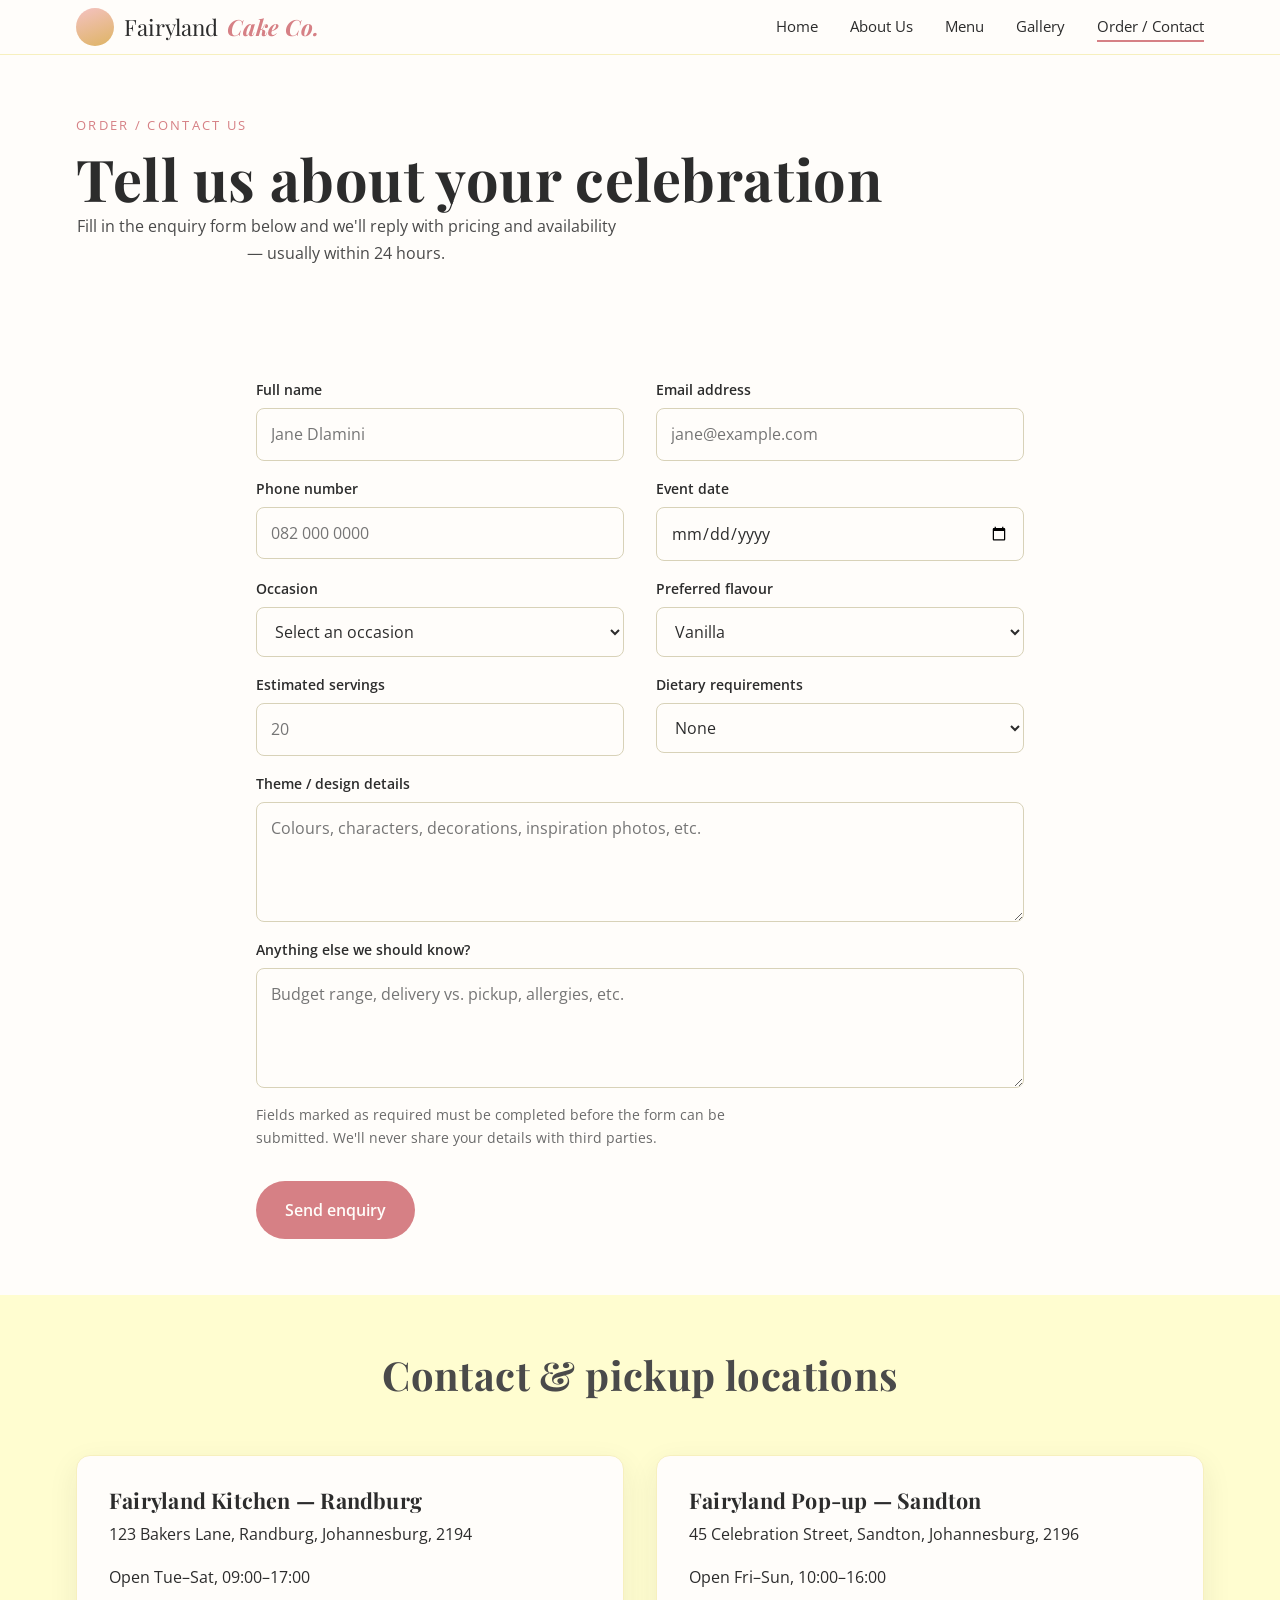
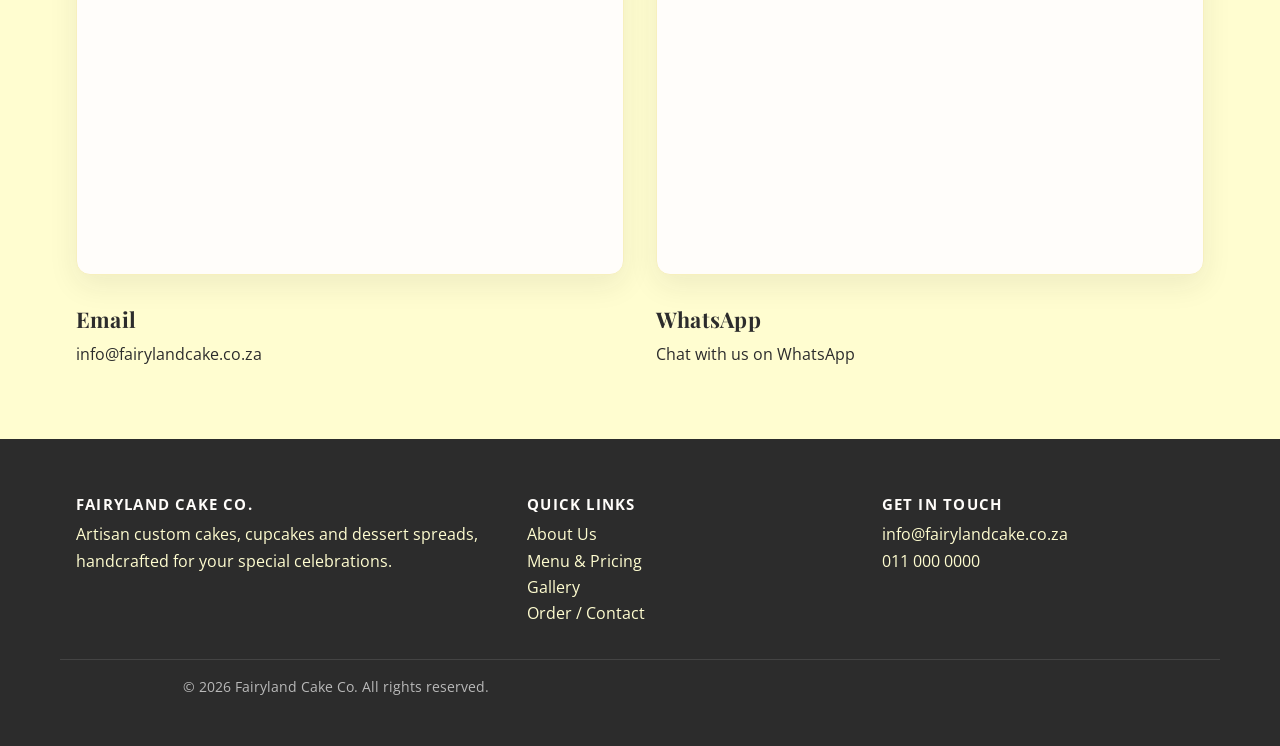
<file: contact.html>
<!DOCTYPE html>
<html lang="en">
<head>
  <meta charset="UTF-8" />
  <meta name="viewport" content="width=device-width, initial-scale=1.0" />
  <title>Order / Contact Us | Fairyland Cake Co.</title>
  <meta name="description" content="Send Fairyland Cake Co. a custom order enquiry, or find our pickup locations and contact details." />

  <link rel="preconnect" href="https://fonts.googleapis.com" />
  <link href="https://fonts.googleapis.com/css2?family=Playfair+Display:ital,wght@0,600;0,700;1,600;1,700&family=Open+Sans:wght@400;600&display=swap" rel="stylesheet" />
  <link rel="stylesheet" href="style.css" />
</head>
<body>

  <!-- ============ HEADER / NAVIGATION ============ -->
  <header class="site-header">
    <div class="container nav-bar">
      <a href="index.html" class="brand">
        <span class="brand__mark" aria-hidden="true"></span>
        Fairyland <span class="script-accent">Cake Co.</span>
      </a>

      <input type="checkbox" id="nav-toggle" />
      <label for="nav-toggle" class="nav-toggle-label" aria-label="Toggle menu">&#9776;</label>

      <nav aria-label="Primary">
        <ul class="nav-links">
          <li><a href="index.html">Home</a></li>
          <li><a href="about.html">About Us</a></li>
          <li><a href="menu.html">Menu</a></li>
          <li><a href="gallery.html">Gallery</a></li>
          <li><a href="contact.html" aria-current="page">Order / Contact</a></li>
        </ul>
      </nav>
    </div>
  </header>

  <main>

    <!-- ============ PAGE INTRO ============ -->
    <section class="container">
      <p class="eyebrow">Order / Contact Us</p>
      <h1>Tell us about your celebration</h1>
      <p class="section-intro" style="margin:0;">
        Fill in the enquiry form below and we'll reply with pricing and
        availability — usually within 24 hours.
      </p>
    </section>

    <!-- ============ ORDER ENQUIRY FORM ============ -->
    <section id="enquiry-form">
      <div class="container" style="max-width: 800px;">
        <form action="#" method="post" novalidate>

          <!-- Contact details -->
          <div class="form-grid">
            <div class="form-field">
              <label for="full-name">Full name</label>
              <input type="text" id="full-name" name="full-name" placeholder="Jane Dlamini" required />
            </div>

            <div class="form-field">
              <label for="email">Email address</label>
              <input type="email" id="email" name="email" placeholder="jane@example.com" required />
            </div>

            <div class="form-field">
              <label for="phone">Phone number</label>
              <input type="tel" id="phone" name="phone" placeholder="082 000 0000" pattern="[0-9 +()-]{7,15}" required />
            </div>

            <div class="form-field">
              <label for="event-date">Event date</label>
              <input type="date" id="event-date" name="event-date" required />
            </div>

            <!-- Order details -->
            <div class="form-field">
              <label for="occasion">Occasion</label>
              <select id="occasion" name="occasion" required>
                <option value="" disabled selected>Select an occasion</option>
                <option value="birthday">Birthday</option>
                <option value="wedding">Wedding</option>
                <option value="baby-shower">Baby shower</option>
                <option value="other">Other</option>
              </select>
            </div>

            <div class="form-field">
              <label for="flavour">Preferred flavour</label>
              <select id="flavour" name="flavour">
                <option value="vanilla">Vanilla</option>
                <option value="chocolate">Chocolate</option>
                <option value="red-velvet">Red velvet</option>
                <option value="lemon">Lemon</option>
                <option value="other">Other (describe below)</option>
              </select>
            </div>

            <div class="form-field">
              <label for="servings">Estimated servings</label>
              <input type="number" id="servings" name="servings" min="1" max="500" placeholder="20" />
            </div>

            <div class="form-field">
              <label for="dietary">Dietary requirements</label>
              <select id="dietary" name="dietary">
                <option value="none">None</option>
                <option value="gluten-free">Gluten-free</option>
                <option value="eggless">Eggless</option>
                <option value="both">Gluten-free &amp; eggless</option>
              </select>
            </div>

            <div class="form-field form-field--full">
              <label for="theme">Theme / design details</label>
              <textarea id="theme" name="theme" placeholder="Colours, characters, decorations, inspiration photos, etc."></textarea>
            </div>

            <div class="form-field form-field--full">
              <label for="message">Anything else we should know?</label>
              <textarea id="message" name="message" placeholder="Budget range, delivery vs. pickup, allergies, etc."></textarea>
            </div>
          </div>

          <p class="form-note" style="margin-top: var(--space-sm);">
            Fields marked as required must be completed before the form can
            be submitted. We'll never share your details with third parties.
          </p>

          <button type="submit" class="btn btn--primary" style="margin-top: var(--space-sm);">
            Send enquiry
          </button>
        </form>
      </div>
    </section>

    <!-- ============ CONTACT & LOCATIONS ============ -->
    <section class="section-alt">
      <div class="container">
        <h2 class="section-intro">Contact &amp; pickup locations</h2>

        <div class="grid grid--2" style="margin-top: var(--space-lg);">
          <div class="card location-card">
            <h3>Fairyland Kitchen — Randburg</h3>
            <p>123 Bakers Lane, Randburg, Johannesburg, 2194</p>
            <p>Open Tue–Sat, 09:00–17:00</p>
            <iframe
              src="https://www.openstreetmap.org/export/embed.html?bbox=27.9900%2C-26.1000%2C28.0300%2C-26.0700&layer=mapnik"
              title="Map showing the Randburg pickup location"
              loading="lazy">
            </iframe>
          </div>

          <div class="card location-card">
            <h3>Fairyland Pop-up — Sandton</h3>
            <p>45 Celebration Street, Sandton, Johannesburg, 2196</p>
            <p>Open Fri–Sun, 10:00–16:00</p>
            <iframe
              src="https://www.openstreetmap.org/export/embed.html?bbox=28.0300%2C-26.1200%2C28.0700%2C-26.0900&layer=mapnik"
              title="Map showing the Sandton pickup location"
              loading="lazy">
            </iframe>
          </div>
        </div>

        <div class="grid grid--2" style="margin-top: var(--space-md);">
          <div>
            <h3>Email</h3>
            <p><a href="mailto:info@fairylandcake.co.za">info@fairylandcake.co.za</a></p>
          </div>
          <div>
            <h3>WhatsApp</h3>
            <p><a href="https://wa.me/27820000000" target="_blank" rel="noopener">Chat with us on WhatsApp</a></p>
          </div>
        </div>
      </div>
    </section>

  </main>

  <!-- ============ FOOTER ============ -->
  <footer class="site-footer">
    <div class="container footer-grid">
      <div>
        <h4>Fairyland Cake Co.</h4>
        <p>Artisan custom cakes, cupcakes and dessert spreads, handcrafted for your special celebrations.</p>
      </div>
      <div>
        <h4>Quick links</h4>
        <ul>
          <li><a href="about.html">About Us</a></li>
          <li><a href="menu.html">Menu &amp; Pricing</a></li>
          <li><a href="gallery.html">Gallery</a></li>
          <li><a href="contact.html">Order / Contact</a></li>
        </ul>
      </div>
      <div>
        <h4>Get in touch</h4>
        <ul>
          <li><a href="mailto:info@fairylandcake.co.za">info@fairylandcake.co.za</a></li>
          <li><a href="tel:+27110000000">011 000 0000</a></li>
        </ul>
      </div>
    </div>
    <div class="container footer-bottom">
      <p>&copy; 2026 Fairyland Cake Co. All rights reserved.</p>
    </div>
  </footer>

</body>
</html>
</file>
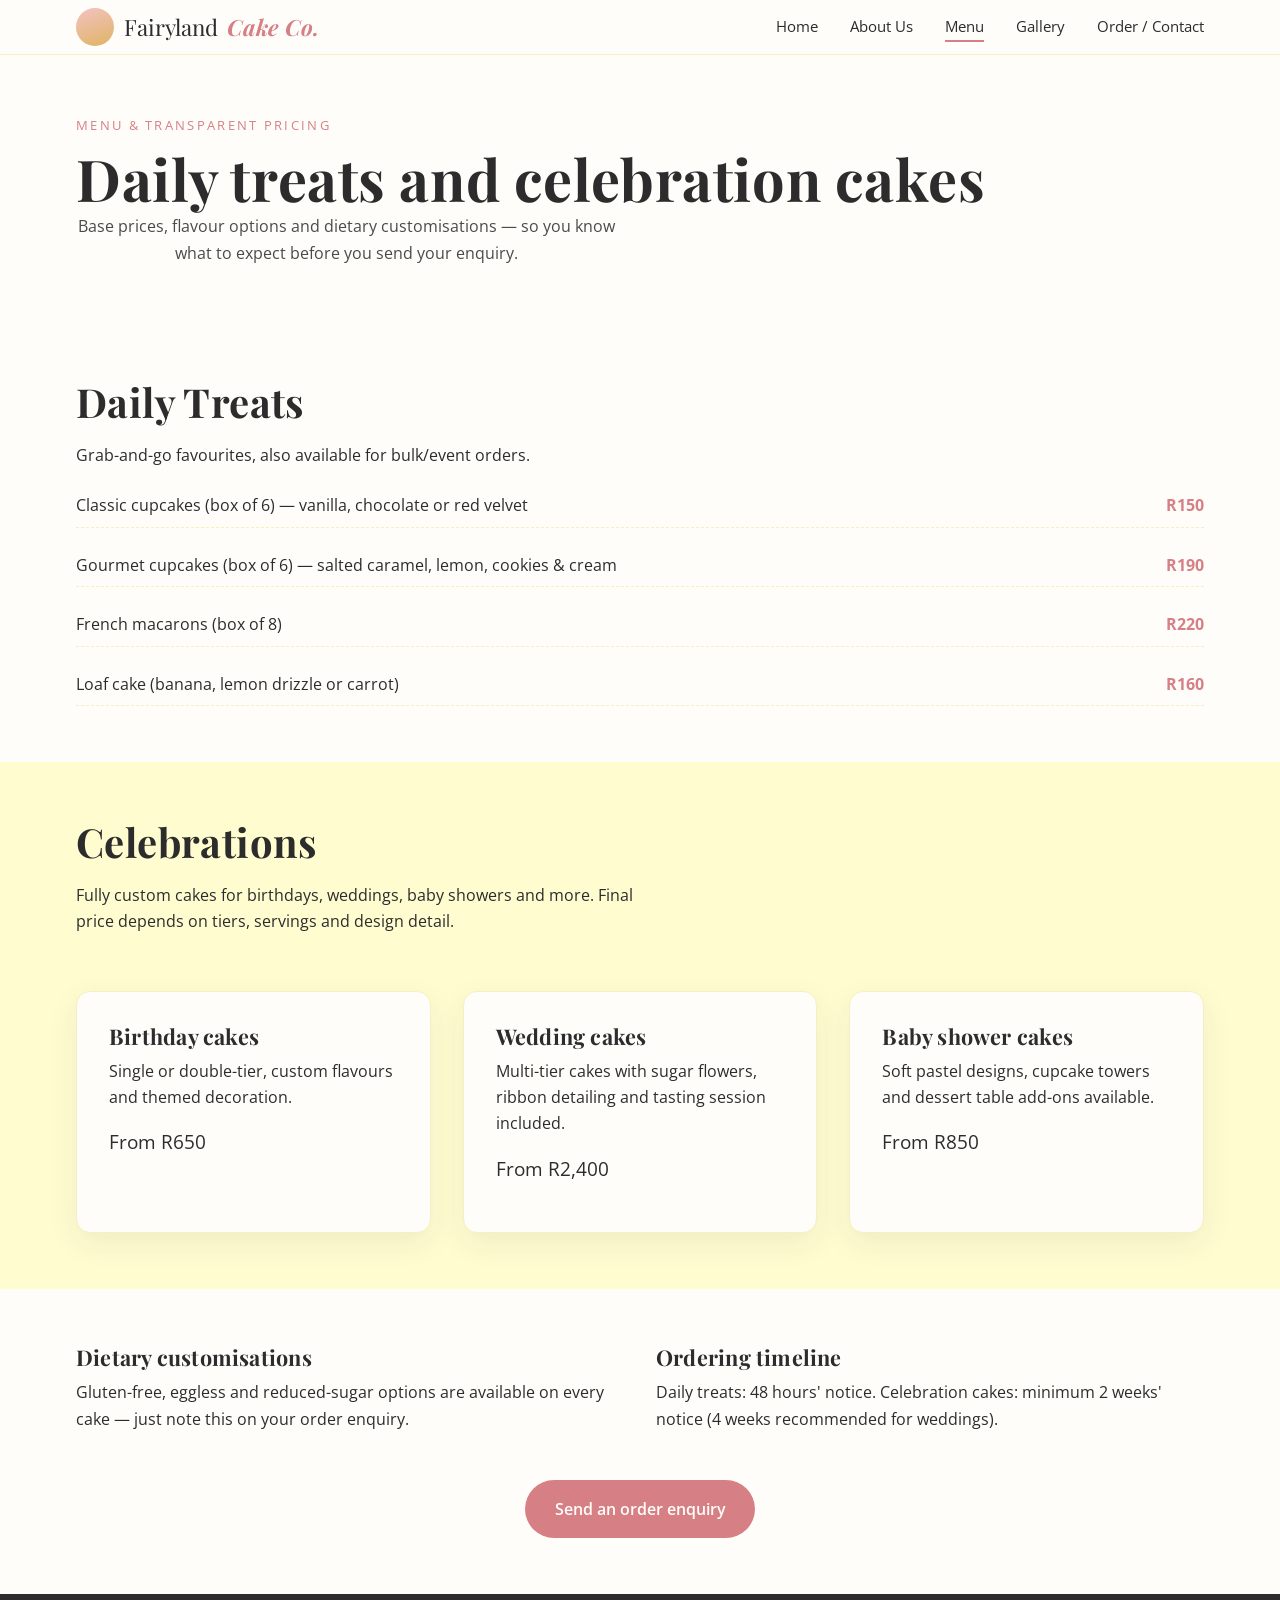
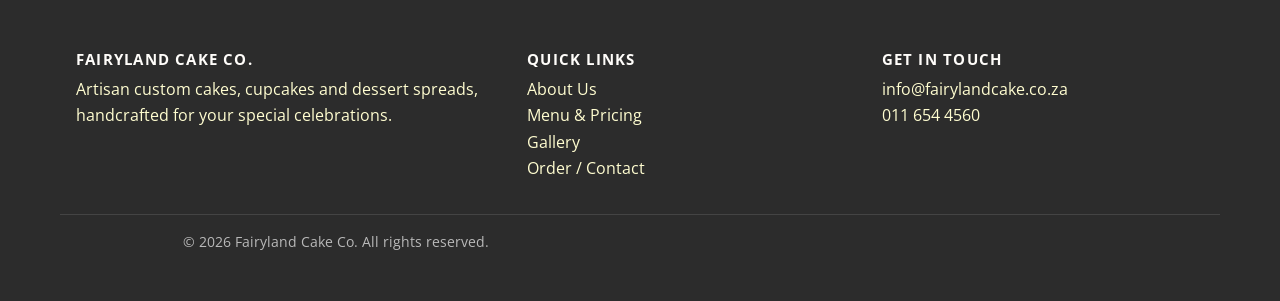
<file: menu.html>
<!DOCTYPE html>
<html lang="en">
<head>
  <meta charset="UTF-8" />
  <meta name="viewport" content="width=device-width, initial-scale=1.0" />
  <title>Menu &amp; Pricing | Fairyland Cake Co.</title>
  <meta name="description" content="Browse Fairyland Cake Co.'s daily treats and celebration cake pricing, flavours and dietary options." />

  <link rel="preconnect" href="https://fonts.googleapis.com" />
  <link href="https://fonts.googleapis.com/css2?family=Playfair+Display:ital,wght@0,600;0,700;1,600;1,700&family=Open+Sans:wght@400;600&display=swap" rel="stylesheet" />
  <link rel="stylesheet" href="style.css" />
</head>
<body>

  <!-- ============ HEADER / NAVIGATION ============ -->
  <header class="site-header">
    <div class="container nav-bar">
      <a href="index.html" class="brand">
        <span class="brand__mark" aria-hidden="true"></span>
        Fairyland <span class="script-accent">Cake Co.</span>
      </a>

      <input type="checkbox" id="nav-toggle" />
      <label for="nav-toggle" class="nav-toggle-label" aria-label="Toggle menu">&#9776;</label>

      <nav aria-label="Primary">
        <ul class="nav-links">
          <li><a href="index.html">Home</a></li>
          <li><a href="about.html">About Us</a></li>
          <li><a href="menu.html" aria-current="page">Menu</a></li>
          <li><a href="gallery.html">Gallery</a></li>
          <li><a href="contact.html">Order / Contact</a></li>
        </ul>
      </nav>
    </div>
  </header>

  <main>

    <!-- ============ PAGE INTRO ============ -->
    <section class="container">
      <p class="eyebrow">Menu &amp; transparent pricing</p>
      <h1>Daily treats and celebration cakes</h1>
      <p class="section-intro" style="margin:0;">
        Base prices, flavour options and dietary customisations — so you
        know what to expect before you send your enquiry.
      </p>
    </section>

    <!-- ============ DAILY TREATS ============ -->
    <section>
      <div class="container">
        <h2>Daily Treats</h2>
        <p>Grab-and-go favourites, also available for bulk/event orders.</p>

        <div class="menu-list">
          <div class="menu-list__item">
            <span>Classic cupcakes (box of 6) — vanilla, chocolate or red velvet</span>
            <span class="price">R150</span>
          </div>
          <div class="menu-list__item">
            <span>Gourmet cupcakes (box of 6) — salted caramel, lemon, cookies &amp; cream</span>
            <span class="price">R190</span>
          </div>
          <div class="menu-list__item">
            <span>French macarons (box of 8)</span>
            <span class="price">R220</span>
          </div>
          <div class="menu-list__item">
            <span>Loaf cake (banana, lemon drizzle or carrot)</span>
            <span class="price">R160</span>
          </div>
        </div>
      </div>
    </section>

    <!-- ============ CELEBRATIONS ============ -->
    <section class="section-alt">
      <div class="container">
        <h2>Celebrations</h2>
        <p>Fully custom cakes for birthdays, weddings, baby showers and more. Final price depends on tiers, servings and design detail.</p>

        <div class="grid grid--3" style="margin-top: var(--space-lg);">
          <article class="card">
            <h3>Birthday cakes</h3>
            <p>Single or double-tier, custom flavours and themed decoration.</p>
            <p class="price" style="font-size:1.2rem;">From R650</p>
          </article>

          <article class="card">
            <h3>Wedding cakes</h3>
            <p>Multi-tier cakes with sugar flowers, ribbon detailing and tasting session included.</p>
            <p class="price" style="font-size:1.2rem;">From R2,400</p>
          </article>

          <article class="card">
            <h3>Baby shower cakes</h3>
            <p>Soft pastel designs, cupcake towers and dessert table add-ons available.</p>
            <p class="price" style="font-size:1.2rem;">From R850</p>
          </article>
        </div>
      </div>
    </section>

    <!-- ============ DIETARY & TIMELINE INFO ============ -->
    <section>
      <div class="container grid grid--2">
        <div>
          <h3>Dietary customisations</h3>
          <p>Gluten-free, eggless and reduced-sugar options are available on every cake — just note this on your order enquiry.</p>
        </div>
        <div>
          <h3>Ordering timeline</h3>
          <p>Daily treats: 48 hours' notice. Celebration cakes: minimum 2 weeks' notice (4 weeks recommended for weddings).</p>
        </div>
      </div>
      <div class="container" style="text-align:center; margin-top: var(--space-md);">
        <a href="contact.html" class="btn btn--primary">Send an order enquiry</a>
      </div>
    </section>

  </main>

  <!-- ============ FOOTER ============ -->
  <footer class="site-footer">
    <div class="container footer-grid">
      <div>
        <h4>Fairyland Cake Co.</h4>
        <p>Artisan custom cakes, cupcakes and dessert spreads, handcrafted for your special celebrations.</p>
      </div>
      <div>
        <h4>Quick links</h4>
        <ul>
          <li><a href="about.html">About Us</a></li>
          <li><a href="menu.html">Menu &amp; Pricing</a></li>
          <li><a href="gallery.html">Gallery</a></li>
          <li><a href="contact.html">Order / Contact</a></li>
        </ul>
      </div>
      <div>
        <h4>Get in touch</h4>
        <ul>
          <li><a href="mailto:info@fairylandcake.co.za">info@fairylandcake.co.za</a></li>
          <li><a href="tel:+27114960090">011 654 4560</a></li>
        </ul>
      </div>
    </div>
    <div class="container footer-bottom">
      <p>&copy; 2026 Fairyland Cake Co. All rights reserved.</p>
    </div>
  </footer>

</body>
</html>
</file>
<file: style.css>
/* =========================================================
   FAIRYLAND CAKE CO. — MAIN STYLESHEET
   Naming convention: kebab-case class names (BEM-ish),
   e.g. .card, .card__title, .btn--outline
   ========================================================= */

/* ---------------------------------------------------------
   1. CSS RESET
   A small reset keeps rendering consistent across browsers.
   --------------------------------------------------------- */
*,
*::before,
*::after {
  box-sizing: border-box;
  margin: 0;
  padding: 0;
}

html {
  scroll-behavior: smooth;
}

img,
picture {
  max-width: 100%;
  display: block;
}

ul,
ol {
  list-style: none;
}

a {
  text-decoration: none;
  color: inherit;
}

button,
input,
textarea,
select {
  font: inherit;
  color: inherit;
}

/* ---------------------------------------------------------
   2. DESIGN TOKENS (base style / brand palette + typography)
   Pulled from the project proposal:
   Pastel Pink, Warm Cream, Deep Charcoal + Playfair/Open Sans
   --------------------------------------------------------- */
:root {
  /* Colours */
  --color-pink: #f4c2c2;
  --color-pink-dark: #e39ea0;
  --color-pink-deep: #d68085;
  --color-cream: #fffdd0;
  --color-cream-dark: #f7f0be;
  --color-charcoal: #2c2c2c;
  --color-white: #fffdfa;
  --color-gold: #deb463;

  /* Typography */
  --font-heading: "Playfair Display", Georgia, "Times New Roman", serif;
  --font-body: "Open Sans", Arial, Helvetica, sans-serif;

  /* Spacing scale (relative units) */
  --space-xs: 0.5rem;
  --space-sm: 1rem;
  --space-md: 2rem;
  --space-lg: 3.5rem;
  --space-xl: 6rem;

  /* Layout */
  --container-width: 1160px;
  --radius: 14px;
  --shadow: 0 10px 30px rgba(44, 44, 44, 0.08);
}

/* ---------------------------------------------------------
   3. BASE STYLES
   Default styles for the entire website.
   --------------------------------------------------------- */
body {
  font-family: var(--font-body);
  font-size: 1rem;
  line-height: 1.65;
  color: var(--color-charcoal);
  background-color: var(--color-white);
}

/* ---------------------------------------------------------
   4. TYPOGRAPHY
   --------------------------------------------------------- */
h1,
h2,
h3,
h4 {
  font-family: var(--font-heading);
  font-weight: 700;
  line-height: 1.2;
  letter-spacing: 0.01em;
  color: var(--color-charcoal);
}

h1 {
  font-size: clamp(2.2rem, 4vw + 1rem, 3.6rem);
}

h2 {
  font-size: clamp(1.7rem, 2.5vw + 1rem, 2.5rem);
  margin-bottom: var(--space-sm);
}

h3 {
  font-size: 1.35rem;
  margin-bottom: var(--space-xs);
}

p {
  margin-bottom: var(--space-sm);
  max-width: 65ch;
}

.section-intro {
  max-width: 60ch;
  margin-inline: auto;
  text-align: center;
  color: #4a4a4a;
}

.eyebrow {
  display: inline-block;
  font-family: var(--font-body);
  font-size: 0.8rem;
  letter-spacing: 0.18em;
  text-transform: uppercase;
  color: var(--color-pink-deep);
  margin-bottom: var(--space-xs);
}

/* Script accent: a hand-lettered flourish for the brand name and quotes,
   inspired by the cursive logotype style used on our printed flyers. */
.script-accent {
  font-family: var(--font-heading);
  font-style: italic;
  font-weight: 700;
  color: var(--color-pink-deep);
}

/* Small decorative divider between sections -- echoes the floral
   flourishes used on our printed flyer artwork. */
.flourish {
  text-align: center;
  color: var(--color-pink-dark);
  font-size: 1.1rem;
  letter-spacing: 0.5em;
  margin-block: var(--space-sm);
}

/* ---------------------------------------------------------
   5. LAYOUT STRUCTURE (Flexbox / Grid)
   --------------------------------------------------------- */
.container {
  width: 100%;
  max-width: var(--container-width);
  margin-inline: auto;
  padding-inline: var(--space-sm);
}

section {
  padding-block: var(--space-lg);
}

.section-alt {
  background-color: var(--color-cream);
}

/* --- Site header & navigation --- */
.site-header {
  position: sticky;
  top: 0;
  z-index: 100;
  background-color: var(--color-white);
  border-bottom: 1px solid var(--color-cream-dark);
}

.nav-bar {
  display: flex;
  align-items: center;
  justify-content: space-between;
  padding-block: var(--space-xs);
}

.brand {
  display: flex;
  align-items: center;
  gap: 0.6rem;
  font-family: var(--font-heading);
  font-size: 1.4rem;
  color: var(--color-charcoal);
}

.brand__mark {
  width: 38px;
  height: 38px;
  border-radius: 50%;
  background: linear-gradient(160deg, var(--color-pink), var(--color-gold));
  display: inline-block;
}

.nav-links {
  display: flex;
  gap: var(--space-md);
  font-size: 0.95rem;
}

.nav-links a {
  position: relative;
  padding-block: 0.25rem;
}

.nav-links a::after {
  content: "";
  position: absolute;
  left: 0;
  bottom: -2px;
  width: 0;
  height: 2px;
  background-color: var(--color-pink-deep);
  transition: width 0.25s ease;
}

.nav-links a:hover::after,
.nav-links a:focus::after,
.nav-links a[aria-current="page"]::after {
  width: 100%;
}

.nav-toggle-label {
  display: none;
  cursor: pointer;
  font-size: 1.6rem;
}

#nav-toggle {
  display: none;
}

/* --- Hero (home page) --- */
.hero {
  display: grid;
  grid-template-columns: 1.1fr 1fr;
  align-items: center;
  gap: var(--space-lg);
  padding-block: var(--space-xl) var(--space-lg);
}

.hero__content p {
  margin-bottom: var(--space-md);
  color: #4a4a4a;
}

.hero__image img {
  border-radius: var(--radius);
  box-shadow: var(--shadow);
}

/* --- Homepage slideshow ---
   The 4 images are stacked on top of each */
.slideshow {
  position: relative;
  width: 100%;
  aspect-ratio: 16 / 9;
  border-radius: var(--radius);
  overflow: hidden;
  box-shadow: var(--shadow);
}

.slideshow img {
  position: absolute;
  inset: 0;
  width: 100%;
  height: 100%;
  object-fit: cover;
  border-radius: 0;
  box-shadow: none;
  opacity: 0;
  animation-name: slideshow-fade;
  animation-duration: 16s;      /* total loop length: 4 images x 4s each */
  animation-iteration-count: infinite;
  animation-timing-function: ease-in-out;
}

/* Stagger each image's turn by 4 seconds */
.slideshow img:nth-child(1) { animation-delay: 0s; }
.slideshow img:nth-child(2) { animation-delay: 4s; }
.slideshow img:nth-child(3) { animation-delay: 8s; }
.slideshow img:nth-child(4) { animation-delay: 12s; }

/* Pause the slideshow while a visitor's cursor is over it */
.slideshow:hover img {
  animation-play-state: paused;
}

@keyframes slideshow-fade {
  0% { opacity: 0; }
  3% { opacity: 1; }
  22% { opacity: 1; }
  28% { opacity: 0; }
  100% { opacity: 0; }
}

/* Respect visitors who have asked their OS/browser to reduce motion */
@media (prefers-reduced-motion: reduce) {
  .slideshow img {
    animation: none;
    opacity: 0;
  }
  .slideshow img:first-child {
    opacity: 1;
  }
}

/* --- Generic grid layouts (feature cards, gallery, menu) --- */
.grid {
  display: grid;
  gap: var(--space-md);
}

.grid--3 {
  grid-template-columns: repeat(3, 1fr);
}

.grid--2 {
  grid-template-columns: repeat(2, 1fr);
}

.grid--gallery {
  grid-template-columns: repeat(3, 1fr);
  gap: var(--space-sm);
}

/* --- Footer --- */
.site-footer {
  background-color: var(--color-charcoal);
  color: var(--color-cream);
  padding-block: var(--space-lg) var(--space-md);
}

.footer-grid {
  display: grid;
  grid-template-columns: 1.3fr 1fr 1fr;
  gap: var(--space-md);
  margin-bottom: var(--space-md);
}

.footer-grid h4 {
  color: var(--color-white);
  font-family: var(--font-body);
  font-size: 0.95rem;
  letter-spacing: 0.08em;
  text-transform: uppercase;
  margin-bottom: var(--space-xs);
}

.footer-grid a:hover {
  color: var(--color-pink);
}

.footer-bottom {
  text-align: center;
  font-size: 0.85rem;
  color: #b9b9b9;
  border-top: 1px solid #444;
  padding-top: var(--space-sm);
}

/* ---------------------------------------------------------
   6. VISUAL STYLES (cards, buttons, forms, interactive states)
   --------------------------------------------------------- */
.card {
  background-color: var(--color-white);
  border: 1px solid var(--color-cream-dark);
  border-radius: var(--radius);
  padding: var(--space-md);
  box-shadow: var(--shadow);
  transition: transform 0.2s ease, box-shadow 0.2s ease;
}

.card:hover,
.card:focus-within {
  transform: translateY(-4px);
  box-shadow: 0 16px 34px rgba(44, 44, 44, 0.12);
}

.card__icon {
  width: 46px;
  height: 46px;
  border-radius: 50%;
  background-color: var(--color-pink);
  margin-bottom: var(--space-sm);
}

.btn {
  display: inline-block;
  font-weight: 600;
  padding: 0.85rem 1.7rem;
  border-radius: 999px;
  border: 2px solid transparent;
  cursor: pointer;
  transition: background-color 0.2s ease, color 0.2s ease, border-color 0.2s ease;
}

.btn--primary {
  background-color: var(--color-pink-deep);
  color: var(--color-white);
}

.btn--primary:hover,
.btn--primary:focus {
  background-color: var(--color-charcoal);
}

.btn--outline {
  border-color: var(--color-charcoal);
  background-color: transparent;
}

.btn--outline:hover,
.btn--outline:focus {
  background-color: var(--color-charcoal);
  color: var(--color-white);
}

.btn:active {
  transform: scale(0.97);
}

/* --- Gallery figures --- */
.gallery-item {
  position: relative;
  overflow: hidden;
  border-radius: var(--radius);
  box-shadow: var(--shadow);
}

.gallery-item img {
  width: 100%;
  height: 100%;
  aspect-ratio: 4 / 3;
  object-fit: cover;
  transition: transform 0.35s ease;
}

.gallery-item:hover img,
.gallery-item:focus-within img {
  transform: scale(1.06);
}

.gallery-item figcaption {
  position: absolute;
  inset: auto 0 0 0;
  background: linear-gradient(to top, rgba(44, 44, 44, 0.75), transparent);
  color: var(--color-white);
  padding: var(--space-sm);
  font-size: 0.9rem;
  opacity: 0;
  transition: opacity 0.25s ease;
}

.gallery-item:hover figcaption,
.gallery-item:focus-within figcaption {
  opacity: 1;
}

/* --- Pricing / menu table --- */
.menu-list {
  display: grid;
  gap: var(--space-sm);
}

.menu-list__item {
  display: flex;
  justify-content: space-between;
  gap: var(--space-sm);
  padding-block: var(--space-xs);
  border-bottom: 1px dashed var(--color-cream-dark);
}

.menu-list__item .price {
  font-weight: 700;
  color: var(--color-pink-deep);
  white-space: nowrap;
}

/* --- Forms --- */
.form-grid {
  display: grid;
  grid-template-columns: repeat(2, 1fr);
  gap: var(--space-sm) var(--space-md);
}

.form-field {
  display: flex;
  flex-direction: column;
  gap: 0.4rem;
}

.form-field--full {
  grid-column: 1 / -1;
}

label {
  font-weight: 600;
  font-size: 0.9rem;
}

input,
select,
textarea {
  padding: 0.75rem 0.9rem;
  border: 1px solid #d8d2b8;
  border-radius: 8px;
  background-color: var(--color-white);
}

input:hover,
select:hover,
textarea:hover {
  border-color: var(--color-pink-dark);
}

input:focus,
select:focus,
textarea:focus {
  outline: none;
  border-color: var(--color-pink-deep);
  box-shadow: 0 0 0 3px rgba(214, 128, 133, 0.2);
}

textarea {
  resize: vertical;
  min-height: 120px;
}

.form-note {
  font-size: 0.85rem;
  color: #6a6a6a;
}

/* --- Contact / location blocks --- */
.location-card iframe {
  width: 100%;
  height: 220px;
  border: 0;
  border-radius: var(--radius);
  margin-top: var(--space-xs);
}

/* =========================================================
   7. RESPONSIVE DESIGN
   Breakpoints: desktop (default, 1024px+), tablet (<=1024px),
   mobile (<=768px). Multi-column layouts collapse to a single
   column as the viewport narrows.
   ========================================================= */

/* --- Tablet --- */
@media (max-width: 1024px) {
  .grid--3 {
    grid-template-columns: repeat(2, 1fr);
  }

  .grid--gallery {
    grid-template-columns: repeat(2, 1fr);
  }

  .footer-grid {
    grid-template-columns: 1fr 1fr;
  }
}

/* --- Mobile --- */
@media (max-width: 768px) {
  :root {
    --space-lg: 2.5rem;
    --space-xl: 3.5rem;
  }

  .nav-toggle-label {
    display: block;
  }

  .nav-links {
    position: absolute;
    top: 100%;
    left: 0;
    right: 0;
    flex-direction: column;
    gap: 0;
    background-color: var(--color-white);
    border-top: 1px solid var(--color-cream-dark);
    max-height: 0;
    overflow: hidden;
    transition: max-height 0.3s ease;
  }

  .nav-links a {
    padding: var(--space-sm) var(--space-md);
    display: block;
    border-bottom: 1px solid var(--color-cream-dark);
  }

  #nav-toggle:checked ~ .nav-links {
    max-height: 400px;
  }

  .hero {
    grid-template-columns: 1fr;
    text-align: center;
  }

  .hero__content p {
    margin-inline: auto;
  }

  .grid--3,
  .grid--2,
  .grid--gallery {
    grid-template-columns: 1fr;
  }

  .footer-grid {
    grid-template-columns: 1fr;
    text-align: center;
  }

  .form-grid {
    grid-template-columns: 1fr;
  }
}

/* --- Small mobile --- */
@media (max-width: 480px) {
  .container {
    padding-inline: var(--space-sm);
  }

  .btn {
    width: 100%;
    text-align: center;
  }
}
</file>
